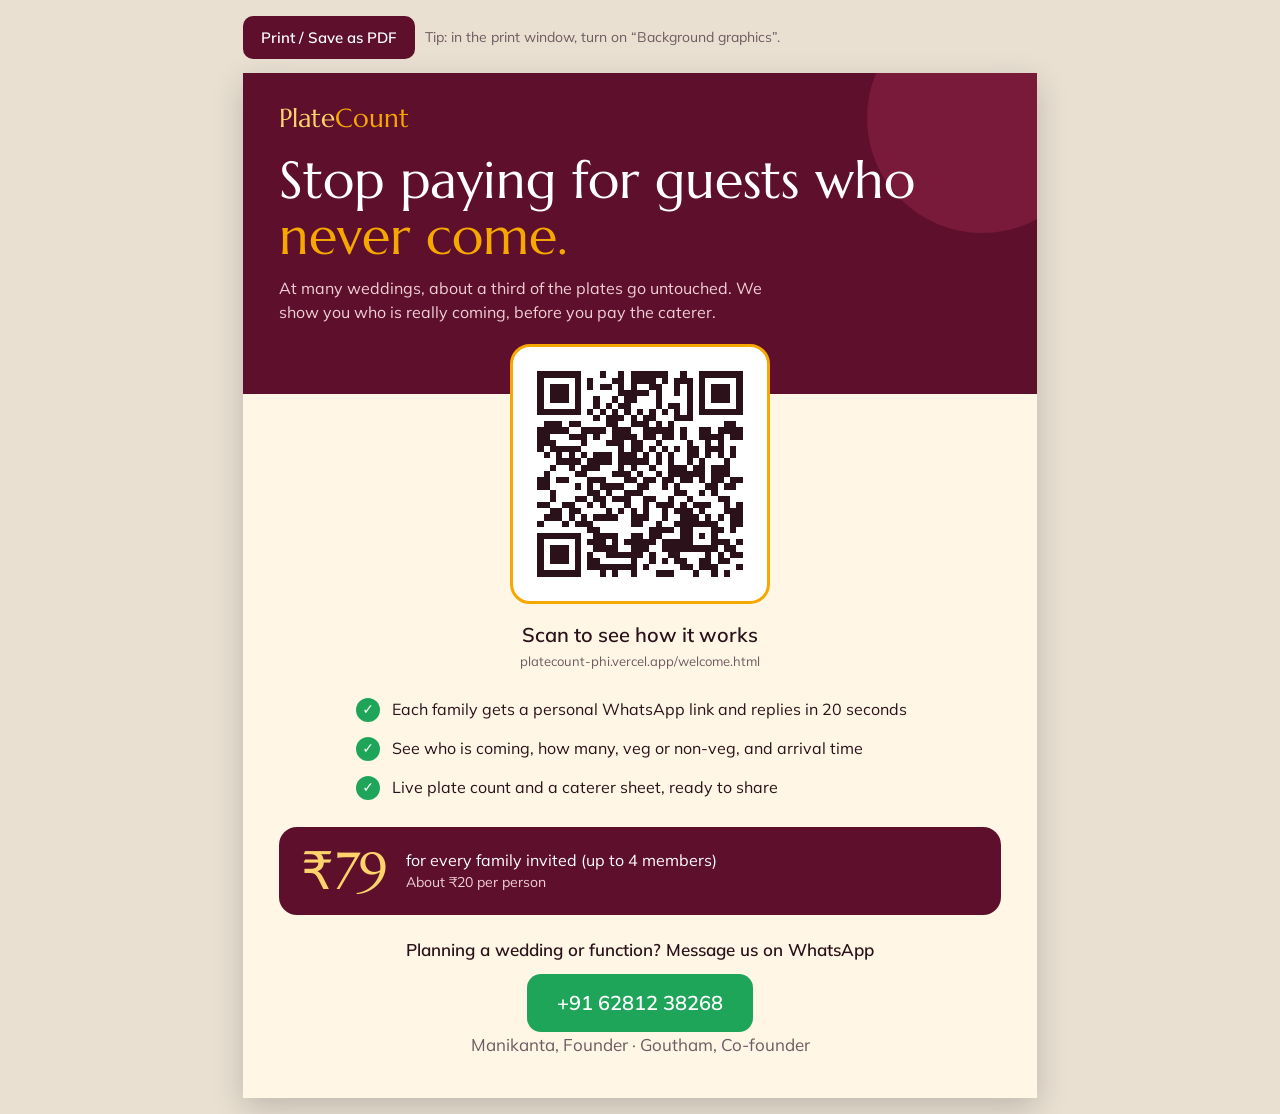
<file: flyer.html>
<!DOCTYPE html>
<html lang="en"><head><meta charset="utf-8">
<meta name="viewport" content="width=device-width,initial-scale=1">
<title>Plate Count – Flyer</title>
<link rel="preconnect" href="https://fonts.googleapis.com"><link rel="preconnect" href="https://fonts.gstatic.com" crossorigin>
<link href="https://fonts.googleapis.com/css2?family=Marcellus&family=Mulish:wght@300;400;500;600&display=swap" rel="stylesheet">
<style>
:root{--mar:#5e0f2b;--gold:#f6a800;--gold2:#ffd36b;--cream:#fff6e6;--ink:#2b1119;--mute:#6f5a60;--green:#1fa55a}
*{box-sizing:border-box}
body{margin:0;background:#e9e0d2;font-family:"Mulish",system-ui,sans-serif;font-weight:400;color:var(--ink);line-height:1.5;padding:16px}
.tools{max-width:794px;margin:0 auto 14px;display:flex;gap:10px;flex-wrap:wrap;align-items:center}
.tools button{background:var(--mar);color:#fff;border:0;border-radius:10px;padding:12px 18px;font:600 15px "Mulish",sans-serif;cursor:pointer}
.tools span{color:var(--mute);font-size:14px}
.sheet{max-width:794px;margin:0 auto;background:var(--cream);overflow:hidden;box-shadow:0 10px 30px rgba(0,0,0,.18)}
.head{background:var(--mar);color:#fff;padding:26px 36px 70px;position:relative;overflow:hidden}
.head:after{content:"";position:absolute;right:-60px;top:-70px;width:230px;height:230px;border-radius:50%;background:#7a1a3b}
.head>*{position:relative;z-index:1}
.logo{font-family:"Marcellus",Georgia,serif;font-size:26px;color:var(--gold2)}.logo i{font-style:normal;color:var(--gold)}
h1{font-family:"Marcellus",Georgia,serif;font-weight:400;font-size:clamp(34px,8vw,52px);line-height:1.08;margin:14px 0 12px}
h1 em{font-style:normal;color:var(--gold)}
.head p{margin:0;color:#f0cfd6;font-size:16px;max-width:520px}
.qr{width:min(260px,70%);margin:-50px auto 0;background:#fff;border:3px solid var(--gold);border-radius:20px;padding:12px;position:relative;z-index:2}
.qr svg{display:block;width:100%;height:auto}
.scan{text-align:center;margin:16px 0 2px;font-size:20px;font-weight:600}
.url{text-align:center;color:var(--mute);font-size:13px;margin:0 0 18px;word-break:break-all;padding:0 16px}
ul{list-style:none;padding:0 36px;margin:0 auto 20px;max-width:640px}
li{display:flex;gap:12px;align-items:flex-start;padding:7px 0;font-size:16px}
li:before{content:"✓";flex:none;width:24px;height:24px;border-radius:50%;background:var(--green);color:#fff;display:grid;place-items:center;font-size:14px;font-weight:600;margin-top:1px}
.price{background:var(--mar);color:#fff;border-radius:18px;margin:0 36px 22px;padding:18px 22px;display:flex;align-items:center;gap:18px;flex-wrap:wrap}
.price b{font-family:"Marcellus",Georgia,serif;font-weight:400;font-size:52px;line-height:1;color:var(--gold2)}
.price div{font-size:16px}.price small{display:block;color:#f0cfd6;font-size:14px}
.cta{text-align:center;padding:0 20px 28px}
.cta p{margin:0 0 12px;font-size:17px;font-weight:600}
.wa{display:inline-block;background:var(--green);color:#fff;text-decoration:none;font-weight:600;font-size:20px;padding:14px 30px;border-radius:14px}
.who{margin:14px 0 0;color:var(--mute);font-size:14px}
@page{size:A4;margin:0}
@media print{
  body{background:#fff;padding:0}.tools{display:none}
  .sheet{max-width:none;width:210mm;min-height:297mm;box-shadow:none}
  *{-webkit-print-color-adjust:exact;print-color-adjust:exact}
}
</style></head><body>
<div class="tools"><button onclick="window.print()">Print / Save as PDF</button><span>Tip: in the print window, turn on “Background graphics”.</span></div>
<div class="sheet">
  <div class="head">
    <div class="logo">Plate<i>Count</i></div>
    <h1>Stop paying for guests who <em>never come.</em></h1>
    <p>At many weddings, about a third of the plates go untouched. We show you who is really coming, before you pay the caterer.</p>
  </div>
  <div class="qr"><svg xmlns="http://www.w3.org/2000/svg" viewBox="0 0 37 37" shape-rendering="crispEdges" role="img" aria-label="QR code that opens the Plate Count page"><rect width="100%" height="100%" fill="#fff"/><path fill="#2b1119" d="M2 2h7v1h-7zM12 2h1v1h-1zM15 2h1v1h-1zM17 2h6v1h-6zM25 2h1v1h-1zM28 2h7v1h-7zM2 3h1v1h-1zM8 3h1v1h-1zM10 3h1v1h-1zM14 3h2v1h-2zM17 3h4v1h-4zM22 3h1v1h-1zM24 3h3v1h-3zM28 3h1v1h-1zM34 3h1v1h-1zM2 4h1v1h-1zM4 4h3v1h-3zM8 4h1v1h-1zM10 4h1v1h-1zM12 4h2v1h-2zM15 4h1v1h-1zM17 4h1v1h-1zM20 4h2v1h-2zM24 4h1v1h-1zM26 4h1v1h-1zM28 4h1v1h-1zM30 4h3v1h-3zM34 4h1v1h-1zM2 5h1v1h-1zM4 5h3v1h-3zM8 5h1v1h-1zM15 5h5v1h-5zM21 5h1v1h-1zM24 5h1v1h-1zM26 5h1v1h-1zM28 5h1v1h-1zM30 5h3v1h-3zM34 5h1v1h-1zM2 6h1v1h-1zM4 6h3v1h-3zM8 6h1v1h-1zM11 6h1v1h-1zM14 6h1v1h-1zM16 6h2v1h-2zM21 6h1v1h-1zM26 6h1v1h-1zM28 6h1v1h-1zM30 6h3v1h-3zM34 6h1v1h-1zM2 7h1v1h-1zM8 7h1v1h-1zM11 7h1v1h-1zM13 7h1v1h-1zM15 7h2v1h-2zM21 7h1v1h-1zM23 7h2v1h-2zM26 7h1v1h-1zM28 7h1v1h-1zM34 7h1v1h-1zM2 8h7v1h-7zM10 8h1v1h-1zM12 8h1v1h-1zM14 8h1v1h-1zM16 8h1v1h-1zM18 8h1v1h-1zM20 8h1v1h-1zM22 8h1v1h-1zM24 8h1v1h-1zM26 8h1v1h-1zM28 8h7v1h-7zM11 9h1v1h-1zM13 9h3v1h-3zM17 9h1v1h-1zM19 9h2v1h-2zM24 9h3v1h-3zM3 10h3v1h-3zM7 10h2v1h-2zM13 10h2v1h-2zM17 10h3v1h-3zM21 10h1v1h-1zM23 10h1v1h-1zM32 10h2v1h-2zM2 11h5v1h-5zM9 11h4v1h-4zM14 11h3v1h-3zM19 11h5v1h-5zM25 11h1v1h-1zM28 11h2v1h-2zM31 11h4v1h-4zM2 12h2v1h-2zM7 12h3v1h-3zM11 12h1v1h-1zM14 12h4v1h-4zM19 12h2v1h-2zM22 12h2v1h-2zM25 12h1v1h-1zM28 12h4v1h-4zM33 12h2v1h-2zM2 13h3v1h-3zM9 13h1v1h-1zM13 13h3v1h-3zM17 13h2v1h-2zM21 13h1v1h-1zM26 13h1v1h-1zM29 13h1v1h-1zM31 13h1v1h-1zM2 14h1v1h-1zM4 14h5v1h-5zM15 14h1v1h-1zM17 14h2v1h-2zM20 14h1v1h-1zM22 14h1v1h-1zM24 14h1v1h-1zM26 14h2v1h-2zM29 14h3v1h-3zM33 14h1v1h-1zM3 15h1v1h-1zM5 15h1v1h-1zM7 15h1v1h-1zM9 15h1v1h-1zM11 15h3v1h-3zM15 15h3v1h-3zM19 15h1v1h-1zM21 15h1v1h-1zM23 15h1v1h-1zM26 15h2v1h-2zM29 15h1v1h-1zM31 15h1v1h-1zM33 15h1v1h-1zM5 16h4v1h-4zM10 16h4v1h-4zM15 16h5v1h-5zM21 16h1v1h-1zM23 16h1v1h-1zM26 16h1v1h-1zM28 16h1v1h-1zM32 16h1v1h-1zM4 17h1v1h-1zM7 17h1v1h-1zM9 17h3v1h-3zM15 17h1v1h-1zM17 17h1v1h-1zM20 17h1v1h-1zM23 17h3v1h-3zM27 17h2v1h-2zM30 17h3v1h-3zM3 18h1v1h-1zM8 18h2v1h-2zM14 18h3v1h-3zM18 18h1v1h-1zM21 18h1v1h-1zM23 18h6v1h-6zM30 18h3v1h-3zM2 19h2v1h-2zM5 19h2v1h-2zM10 19h3v1h-3zM16 19h2v1h-2zM19 19h2v1h-2zM22 19h2v1h-2zM25 19h2v1h-2zM28 19h1v1h-1zM30 19h2v1h-2zM33 19h2v1h-2zM2 20h2v1h-2zM8 20h1v1h-1zM10 20h1v1h-1zM12 20h4v1h-4zM18 20h2v1h-2zM22 20h1v1h-1zM24 20h1v1h-1zM29 20h2v1h-2zM32 20h2v1h-2zM4 21h1v1h-1zM10 21h2v1h-2zM13 21h1v1h-1zM16 21h3v1h-3zM24 21h2v1h-2zM28 21h1v1h-1zM30 21h1v1h-1zM4 22h1v1h-1zM8 22h2v1h-2zM11 22h2v1h-2zM14 22h3v1h-3zM19 22h2v1h-2zM23 22h1v1h-1zM26 22h1v1h-1zM31 22h2v1h-2zM2 23h2v1h-2zM6 23h2v1h-2zM10 23h1v1h-1zM12 23h1v1h-1zM16 23h1v1h-1zM19 23h1v1h-1zM21 23h3v1h-3zM25 23h1v1h-1zM27 23h3v1h-3zM32 23h1v1h-1zM34 23h1v1h-1zM4 24h2v1h-2zM7 24h2v1h-2zM13 24h1v1h-1zM15 24h1v1h-1zM17 24h1v1h-1zM19 24h1v1h-1zM22 24h1v1h-1zM24 24h3v1h-3zM28 24h1v1h-1zM32 24h3v1h-3zM3 25h3v1h-3zM7 25h1v1h-1zM9 25h1v1h-1zM11 25h4v1h-4zM17 25h3v1h-3zM22 25h1v1h-1zM25 25h3v1h-3zM29 25h1v1h-1zM31 25h1v1h-1zM33 25h2v1h-2zM2 26h1v1h-1zM6 26h1v1h-1zM8 26h3v1h-3zM17 26h2v1h-2zM21 26h1v1h-1zM24 26h7v1h-7zM33 26h2v1h-2zM10 27h2v1h-2zM20 27h4v1h-4zM25 27h2v1h-2zM30 27h2v1h-2zM33 27h1v1h-1zM2 28h7v1h-7zM11 28h4v1h-4zM17 28h2v1h-2zM20 28h2v1h-2zM25 28h2v1h-2zM28 28h1v1h-1zM30 28h1v1h-1zM2 29h1v1h-1zM8 29h1v1h-1zM10 29h3v1h-3zM14 29h1v1h-1zM16 29h5v1h-5zM22 29h5v1h-5zM30 29h3v1h-3zM34 29h1v1h-1zM2 30h1v1h-1zM4 30h3v1h-3zM8 30h1v1h-1zM11 30h4v1h-4zM17 30h3v1h-3zM22 30h9v1h-9zM32 30h2v1h-2zM2 31h1v1h-1zM4 31h3v1h-3zM8 31h1v1h-1zM10 31h1v1h-1zM13 31h6v1h-6zM20 31h1v1h-1zM23 31h2v1h-2zM29 31h1v1h-1zM31 31h1v1h-1zM33 31h2v1h-2zM2 32h1v1h-1zM4 32h3v1h-3zM8 32h1v1h-1zM10 32h2v1h-2zM17 32h1v1h-1zM20 32h1v1h-1zM22 32h1v1h-1zM24 32h2v1h-2zM28 32h2v1h-2zM31 32h2v1h-2zM2 33h1v1h-1zM8 33h1v1h-1zM10 33h8v1h-8zM19 33h1v1h-1zM25 33h2v1h-2zM28 33h3v1h-3zM34 33h1v1h-1zM2 34h7v1h-7zM12 34h1v1h-1zM14 34h1v1h-1zM17 34h1v1h-1zM21 34h3v1h-3zM27 34h1v1h-1zM30 34h1v1h-1zM32 34h1v1h-1z"/></svg></div>
  <div class="scan">Scan to see how it works</div>
  <p class="url">platecount-phi.vercel.app/welcome.html</p>
  <ul>
    <li>Each family gets a personal WhatsApp link and replies in 20 seconds</li>
    <li>See who is coming, how many, veg or non-veg, and arrival time</li>
    <li>Live plate count and a caterer sheet, ready to share</li>
  </ul>
  <div class="price"><b>₹79</b><div>for every family invited (up to 4 members)<small>About ₹20 per person</small></div></div>
  <div class="cta">
    <p>Planning a wedding or function? Message us on WhatsApp</p>
    <a class="wa" href="https://wa.me/916281238268" target="_blank" rel="noopener">+91 62812 38268</a>
    <p class="who" style="font-weight:400">Manikanta, Founder · Goutham, Co-founder</p>
  </div>
</div>
</body></html>
</file>
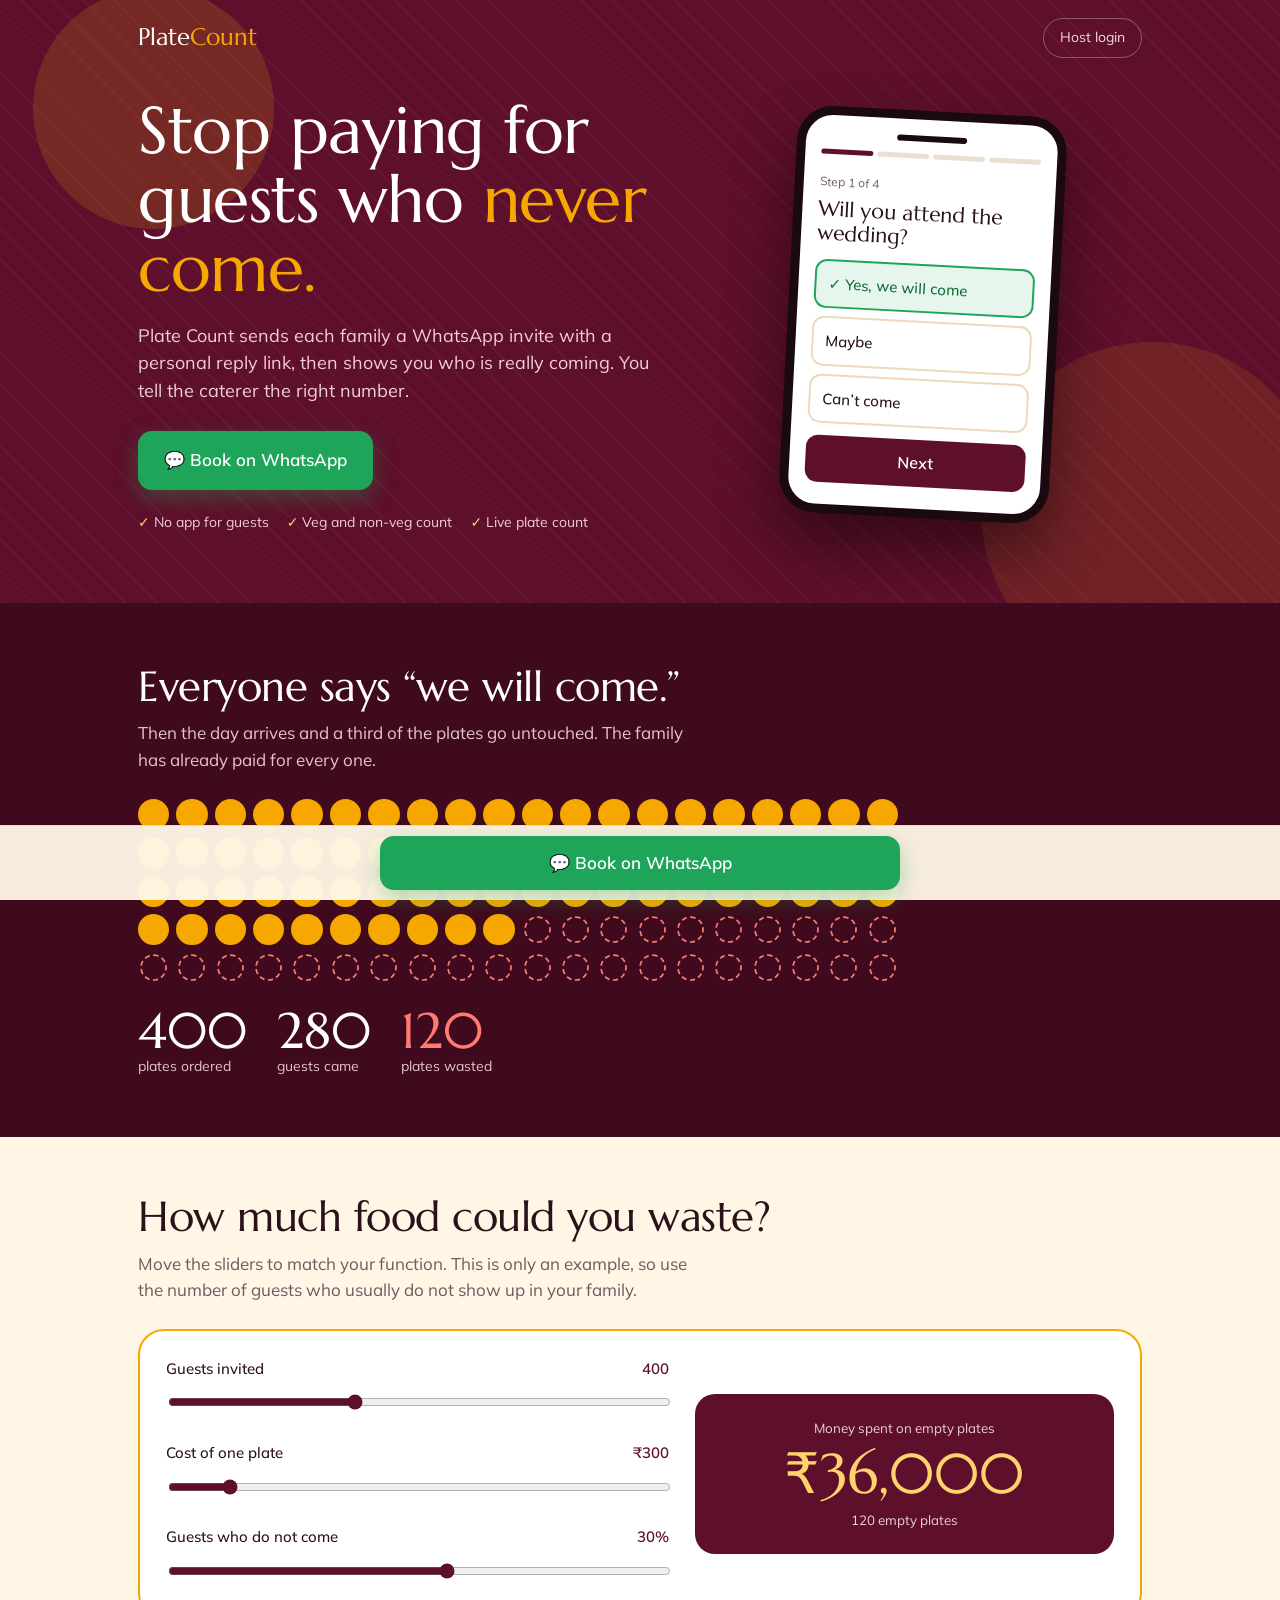
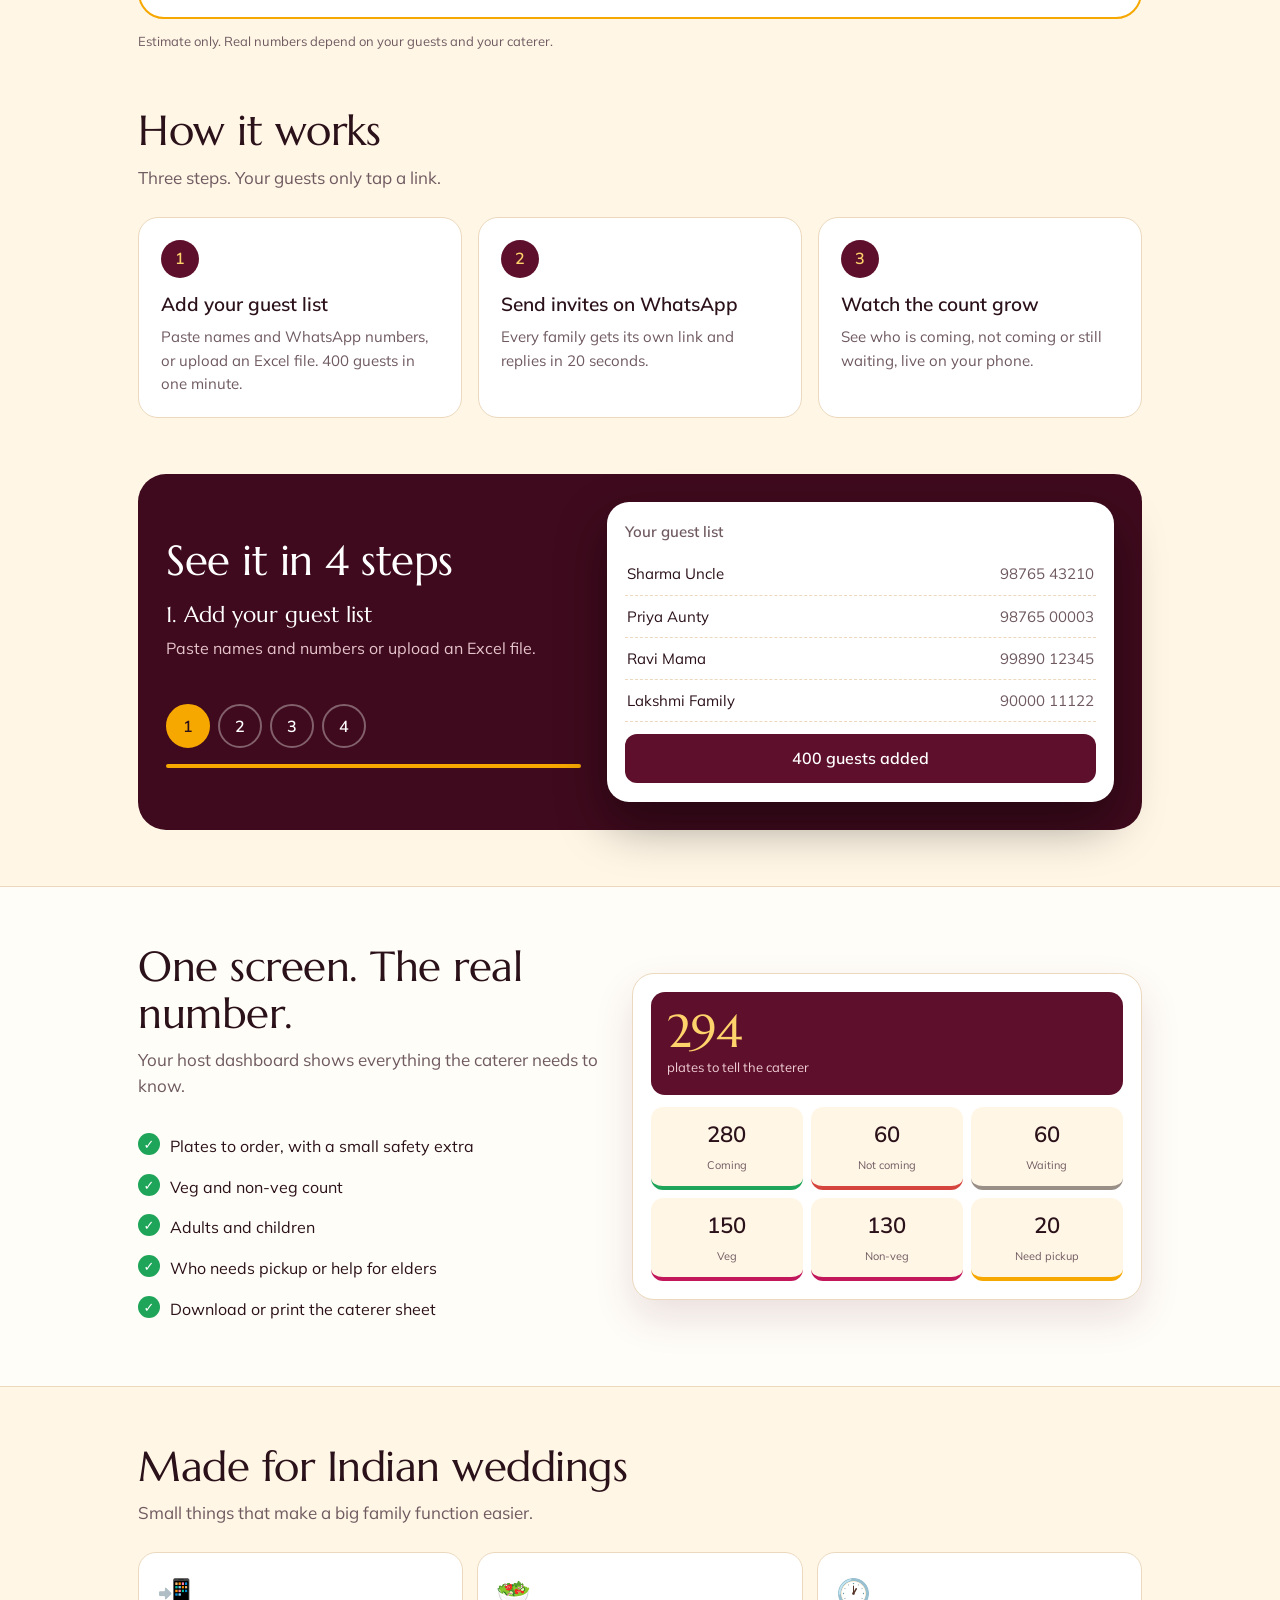
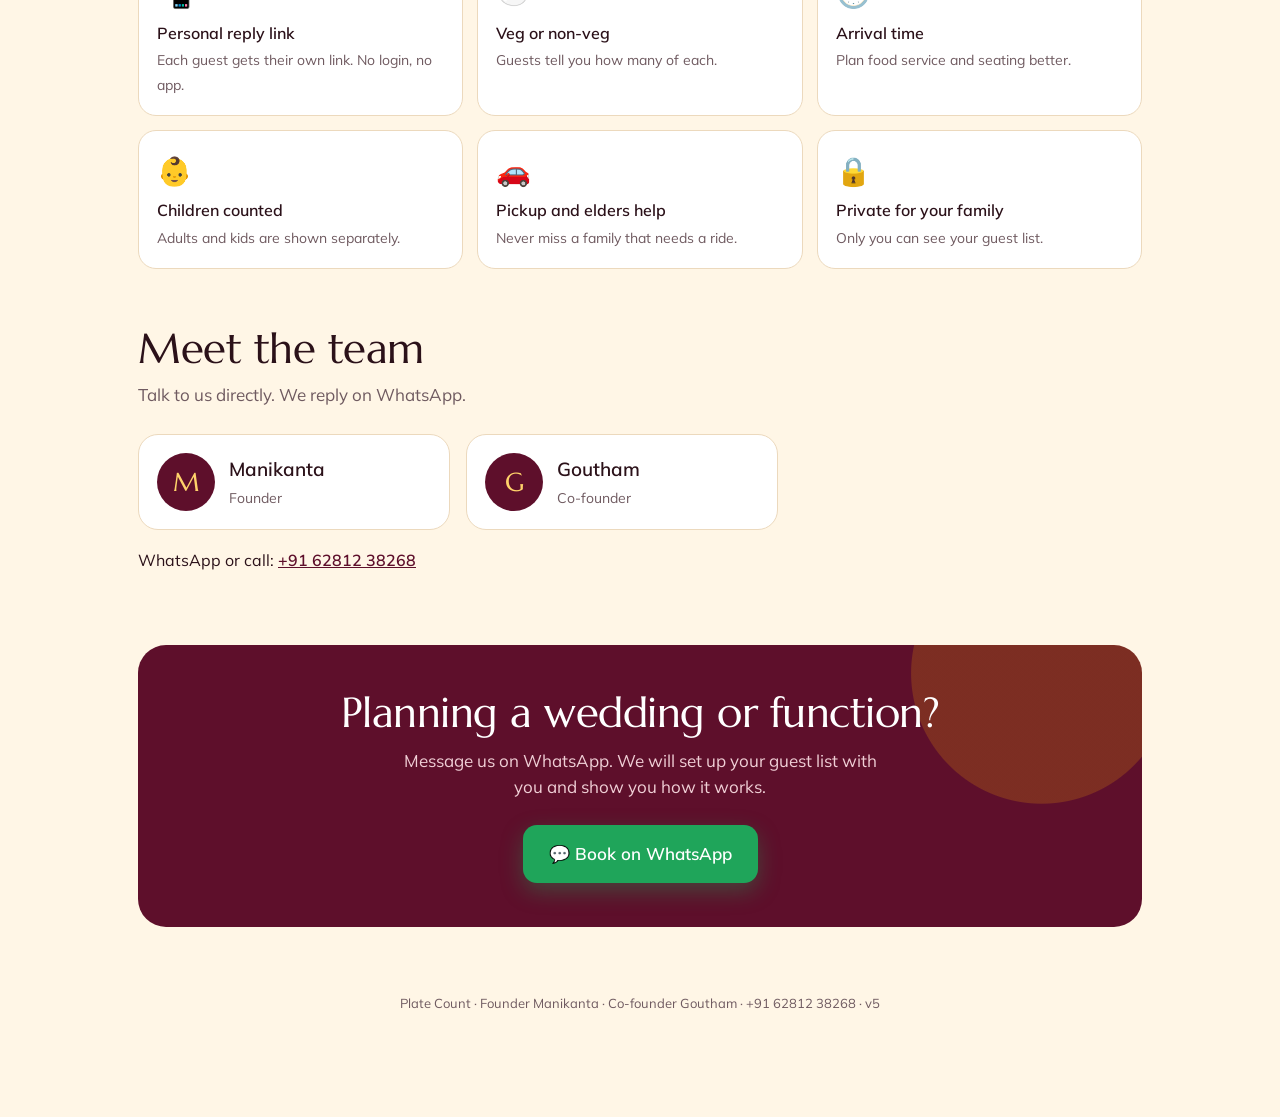
<file: welcome (1).html>
<!DOCTYPE html>
<html lang="en"><head><meta charset="utf-8">
<meta name="viewport" content="width=device-width,initial-scale=1">
<title>Plate Count – Stop paying for guests who never come</title>
<meta name="description" content="Plate Count sends WhatsApp invites with a personal reply link and shows your live guest count, veg and non-veg numbers, so you tell the caterer the right number.">
<link rel="preconnect" href="https://fonts.googleapis.com"><link rel="preconnect" href="https://fonts.gstatic.com" crossorigin>
<link href="https://fonts.googleapis.com/css2?family=Marcellus&family=Mulish:wght@300;400;500;600&display=swap" rel="stylesheet">
<style>
:root{--mar:#5e0f2b;--mar2:#3f0a1d;--gold:#f6a800;--gold2:#ffd36b;--cream:#fff6e6;--card:#ffffff;--ink:#2b1119;--mute:#6f5a60;--line:#ecd9bd;--green:#1fa55a;--red:#d6453d}
*{box-sizing:border-box}html{scroll-behavior:smooth}
body{margin:0;font-family:"Mulish",system-ui,-apple-system,Segoe UI,Roboto,sans-serif;background:var(--cream);color:var(--ink);line-height:1.55;padding-bottom:84px}
.wrap{max-width:1040px;margin:0 auto;padding:0 18px}
h1,h2{font-family:"Marcellus",Georgia,serif;margin:0;letter-spacing:-.5px}
a:focus-visible,button:focus-visible,input:focus-visible{outline:3px solid var(--gold);outline-offset:2px}

/* hero */
.hero{background:var(--mar);color:#fff;position:relative;overflow:hidden;
  background-image:radial-gradient(circle at 12% 18%,rgba(246,168,0,.16) 0 120px,transparent 121px),radial-gradient(circle at 90% 85%,rgba(246,168,0,.12) 0 170px,transparent 171px),
  repeating-linear-gradient(45deg,rgba(255,255,255,.035) 0 2px,transparent 2px 22px)}
nav{display:flex;justify-content:space-between;align-items:center;padding:18px 0}
.logo{font-family:"Marcellus",Georgia,serif;font-weight:400;font-size:24px}.logo i{font-style:normal;color:var(--gold)}
nav a{font-size:14px;color:#f3d9de;text-decoration:none;border:1px solid rgba(255,255,255,.3);padding:8px 16px;border-radius:999px}
.hgrid{display:grid;grid-template-columns:1.1fr .9fr;gap:30px;align-items:center;padding:20px 0 70px}
@media(max-width:860px){.hgrid{grid-template-columns:1fr;padding-bottom:50px}}
h1{font-size:clamp(38px,8vw,66px);line-height:1.05;font-weight:400}
h1 em{font-style:normal;color:var(--gold)}
.sub{font-size:18px;color:#f0cfd6;max-width:520px;margin:18px 0 26px}
.btn{display:inline-flex;align-items:center;justify-content:center;gap:10px;background:var(--green);color:#fff;text-decoration:none;font-weight:600;font-size:17px;padding:16px 26px;border-radius:14px;border:0;cursor:pointer;box-shadow:0 8px 22px rgba(31,165,90,.35)}
.trust{display:flex;gap:18px;flex-wrap:wrap;margin-top:22px;font-size:14px;color:#f0cfd6}.trust span:before{content:"✓ ";color:var(--gold2);font-weight:600}

/* phone */
.phone{width:270px;margin:0 auto;background:#fff;color:var(--ink);border-radius:36px;border:9px solid #1a0a10;padding:16px 16px 22px;box-shadow:0 30px 60px rgba(0,0,0,.45);transform:rotate(3deg)}
@media(max-width:860px){.phone{transform:none}}
.phone .notch{width:70px;height:6px;background:#1a0a10;border-radius:6px;margin:0 auto 12px}
.prog{display:flex;gap:4px;margin-bottom:14px}.prog span{flex:1;height:5px;border-radius:4px;background:#eadfd0}
.phone small{color:var(--mute);font-size:12px}
.phone h3{font-family:"Marcellus",Georgia,serif;font-size:21px;margin:4px 0 14px;line-height:1.15}
.opt{display:block;border:2px solid var(--line);border-radius:12px;padding:11px 12px;margin-bottom:8px;font-weight:500;font-size:15px}
.opt.on{border-color:var(--green);background:#e6f6ec;color:#146b3a}
.pg{display:none}.pg.on{display:block;animation:fin .35s ease}
.cnt{display:flex;align-items:center;justify-content:center;gap:22px;margin:6px 0 14px}.cnt b{font-family:"Marcellus",Georgia,serif;font-size:54px;line-height:1}.cnt span{width:40px;height:40px;border-radius:50%;border:2px solid var(--line);display:grid;place-items:center;font-size:22px;font-weight:600}
.prog span{transition:background .3s}.prog span.on{background:var(--mar)}
.next{background:var(--mar);color:#fff;text-align:center;border-radius:12px;padding:11px;font-weight:600;margin-top:12px}

/* sections */
section{padding:56px 0}
h2{font-size:clamp(28px,5vw,42px);line-height:1.12;font-weight:400}
.kick{color:var(--mute);margin:10px 0 26px;max-width:560px;font-size:17px}
.problem{background:var(--mar2);color:#fff;padding:60px 0}
.problem h2{color:#fff}.problem .kick{color:#e6c4cc}
.pl{display:grid;grid-template-columns:repeat(20,1fr);gap:7px;margin:8px 0 22px;max-width:760px}
.pl span{aspect-ratio:1;border-radius:50%;background:var(--gold);transition:background .35s,border-color .35s,transform .35s;border:2px solid var(--gold)}
.pl span.x{background:transparent;border:2px dashed #ff7b72;transform:scale(.86)}
.big{display:flex;gap:30px;flex-wrap:wrap}.big div{font-size:14px;color:#e6c4cc}.big b{display:block;font-family:"Marcellus",Georgia,serif;font-size:50px;color:#fff;line-height:1}.big .r b{color:#ff7b72}

/* calculator */
.calc{background:var(--card);border:2px solid var(--gold);border-radius:26px;padding:26px;display:grid;grid-template-columns:1.2fr 1fr;gap:26px;align-items:center}
@media(max-width:820px){.calc{grid-template-columns:1fr}}
.f{margin-bottom:18px}.f label{display:flex;justify-content:space-between;font-weight:500;font-size:15px;margin-bottom:6px}.f label b{color:var(--mar)}
input[type=range]{width:100%;accent-color:var(--mar);height:28px}
.res{background:var(--mar);color:#fff;border-radius:20px;padding:24px;text-align:center}
.res small{color:#f0cfd6;display:block}.res b{display:block;font-family:"Marcellus",Georgia,serif;font-size:clamp(40px,9vw,56px);color:var(--gold2);line-height:1.05;margin:6px 0}
.note{font-size:13px;color:var(--mute);margin:12px 0 0}

/* steps */
.steps{display:grid;gap:16px;grid-template-columns:repeat(3,1fr)}
@media(max-width:820px){.steps{grid-template-columns:1fr}}
.step{background:var(--card);border:1px solid var(--line);border-radius:20px;padding:22px}
.step .n{width:38px;height:38px;border-radius:50%;background:var(--mar);color:var(--gold2);font-weight:600;display:grid;place-items:center;margin-bottom:12px}
.step h3{margin:0 0 6px;font-size:19px}.step p{margin:0;color:var(--mute);font-size:15px}

/* dashboard mock */
.dm{display:grid;grid-template-columns:1fr 1.1fr;gap:30px;align-items:center}
@media(max-width:820px){.dm{grid-template-columns:1fr}}
.dash{background:var(--card);border:1px solid var(--line);border-radius:22px;padding:18px;box-shadow:0 18px 40px rgba(94,15,43,.12)}
.dash .hero2{background:var(--mar);color:#fff;border-radius:14px;padding:16px;margin-bottom:12px}
.dash .hero2 b{font-family:"Marcellus",Georgia,serif;font-size:46px;color:var(--gold2);display:block;line-height:1}
.dash .hero2 span{font-size:13px;color:#f0cfd6}
.tiles{display:grid;grid-template-columns:repeat(3,1fr);gap:8px}
.tile{background:var(--cream);border-radius:12px;padding:10px;text-align:center;border-bottom:4px solid var(--c)}
.tile b{display:block;font-size:22px}.tile span{font-size:11px;color:var(--mute)}
.ticks{list-style:none;padding:0;margin:0}.ticks li{padding:8px 0 8px 32px;position:relative;font-size:16px}
.ticks li:before{content:"✓";position:absolute;left:0;top:7px;width:22px;height:22px;border-radius:50%;background:var(--green);color:#fff;font-size:13px;display:grid;place-items:center;font-weight:600}

/* features */
.feats{display:grid;gap:14px;grid-template-columns:repeat(3,1fr)}
@media(max-width:860px){.feats{grid-template-columns:repeat(2,1fr)}}@media(max-width:560px){.feats{grid-template-columns:1fr}}
.feat{background:var(--card);border:1px solid var(--line);border-radius:18px;padding:18px}
.feat em{font-style:normal;font-size:28px;display:block;margin-bottom:6px}.feat b{display:block;margin-bottom:2px}.feat span{color:var(--mute);font-size:14px}

.final{background:var(--mar);color:#fff;border-radius:28px;padding:44px 22px;text-align:center;position:relative;overflow:hidden;
  background-image:radial-gradient(circle at 90% 10%,rgba(246,168,0,.2) 0 130px,transparent 131px)}
.final h2{color:#fff}.final p{color:#f0cfd6;max-width:480px;margin:12px auto 24px;font-size:17px}
footer{text-align:center;color:var(--mute);font-size:13px;padding:10px 0 20px}
.bar{position:fixed;left:0;right:0;bottom:0;background:rgba(255,246,230,.96);border-top:1px solid var(--line);padding:10px 14px;display:flex;justify-content:center;z-index:10}
.bar .btn{width:100%;max-width:520px;padding:14px}

/* video walkthrough */
.vid{display:grid;grid-template-columns:.9fr 1.1fr;gap:26px;align-items:center;background:var(--mar2);border-radius:28px;padding:28px;color:#fff}
@media(max-width:820px){.vid{grid-template-columns:1fr;padding:20px}}
.vid h2{color:#fff}.vid .cap{min-height:92px}.vid .cap h3{margin:14px 0 4px;font-size:22px;font-family:"Marcellus",Georgia,serif}.vid .cap p{margin:0;color:#e6c4cc;font-size:16px}
.vnav{display:flex;gap:8px;margin-top:14px}
.vnav button{width:44px;height:44px;border-radius:50%;border:2px solid rgba(255,255,255,.35);background:transparent;color:#fff;font-weight:600;font-size:16px;cursor:pointer;font-family:inherit}
.vnav button.on{background:var(--gold);border-color:var(--gold);color:#2b1119}
.vbar{height:4px;background:rgba(255,255,255,.18);border-radius:4px;margin-top:16px;overflow:hidden}.vbar i{display:block;height:100%;width:0;background:var(--gold)}
.screen{background:#fff;color:var(--ink);border-radius:22px;padding:18px;min-height:300px;position:relative;overflow:hidden;box-shadow:0 22px 50px rgba(0,0,0,.4)}
.sc{display:none;animation:fin .4s ease}.sc.on{display:block}
@keyframes fin{from{opacity:0;transform:translateY(8px)}to{opacity:1;transform:none}}
.sc h4{margin:0 0 10px;font-size:15px;color:var(--mute);font-weight:600}
.li{display:flex;justify-content:space-between;border-bottom:1px dashed var(--line);padding:9px 2px;font-size:15px;opacity:0;animation:pop .35s forwards}
.li span{color:var(--mute)}
@keyframes pop{to{opacity:1}}
.sc.on .li:nth-child(2){animation-delay:.1s}.sc.on .li:nth-child(3){animation-delay:.4s}.sc.on .li:nth-child(4){animation-delay:.7s}.sc.on .li:nth-child(5){animation-delay:1s}
.tot{margin-top:12px;background:var(--mar);color:#fff;border-radius:12px;padding:12px;text-align:center;font-weight:600;opacity:0;animation:pop .4s 1.4s forwards}
.chat{background:#e9ddc8;border-radius:14px;padding:14px}
.bub{background:#fff;border-radius:4px 14px 14px 14px;padding:12px;font-size:14px;max-width:92%;box-shadow:0 1px 2px rgba(0,0,0,.12);opacity:0;animation:pop .4s .2s forwards}
.bub u{color:#0a7bd6;word-break:break-all}.bub small{display:block;text-align:right;color:#4a9d6a;font-size:12px;margin-top:4px;opacity:0;animation:pop .3s 1.2s forwards}
.chips{display:flex;gap:8px;flex-wrap:wrap}.chip{border:2px solid var(--line);border-radius:12px;padding:10px 12px;font-weight:500;font-size:15px;opacity:0;animation:pop .3s forwards}
.chip.on{border-color:var(--green);background:#e6f6ec;color:#146b3a}
.q{margin:0 0 12px}.q b{display:block;font-size:15px;margin-bottom:6px}
.sc.on .q:nth-of-type(1) .chip{animation-delay:.1s}.sc.on .q:nth-of-type(2) .chip{animation-delay:.5s}.sc.on .q:nth-of-type(3) .chip{animation-delay:.9s}.sc.on .q:nth-of-type(4) .chip{animation-delay:1.3s}
.team{display:grid;grid-template-columns:repeat(2,1fr);gap:16px;max-width:640px}
@media(max-width:560px){.team{grid-template-columns:1fr}}
.pp{display:flex;gap:14px;align-items:center;background:var(--card);border:1px solid var(--line);border-radius:20px;padding:18px}
.av{width:58px;height:58px;border-radius:50%;background:var(--mar);color:var(--gold2);display:grid;place-items:center;font-family:"Marcellus",Georgia,serif;font-size:26px;font-weight:400;flex:none}
.pp b{display:block;font-size:19px}.pp span{color:var(--mute);font-size:14px}
.contact{margin-top:18px;font-size:16px}.contact a{color:var(--mar);font-weight:600}
@media(prefers-reduced-motion:reduce){.pl span{transition:none}.sc,.li,.tot,.bub,.chip{animation:none!important;opacity:1!important}}

/* lighter weights */
body{font-weight:400}b,strong,h3,h4{font-weight:600}
.logo,h1,h2,.phone h3,.vid .cap h3,.big b,.res b,.dash .hero2 b,.cnt b,.av{font-family:"Marcellus",Georgia,serif;font-weight:400}
.sub,.kick,.step p,.feat span,.pp span,.note{font-weight:400}
</style></head><body>

<header class="hero"><div class="wrap">
  <nav><div class="logo">Plate<i>Count</i></div><a href="/">Host login</a></nav>
  <div class="hgrid">
    <div>
      <h1>Stop paying for guests who <em>never come.</em></h1>
      <p class="sub">Plate Count sends each family a WhatsApp invite with a personal reply link, then shows you who is really coming. You tell the caterer the right number.</p>
      <a class="btn wa" href="#">💬 Book on WhatsApp</a>
      <div class="trust"><span>No app for guests</span><span>Veg and non-veg count</span><span>Live plate count</span></div>
    </div>
    <div class="phone" aria-label="Example of the guest reply page">
      <div class="notch"></div>
      <div class="prog" id="pprog"><span></span><span></span><span></span><span></span></div>
      <small id="pstep">Step 1 of 4</small>
      <div class="pg"><h3>Will you attend the wedding?</h3>
        <div class="opt on">✓ Yes, we will come</div><div class="opt">Maybe</div><div class="opt">Can’t come</div></div>
      <div class="pg"><h3>How many people are coming?</h3>
        <div class="cnt"><span>−</span><b>4</b><span>+</span></div><div class="opt on" style="text-align:center">4 people</div></div>
      <div class="pg"><h3>How many eat veg?</h3>
        <div class="opt on">✓ 3 veg</div><div class="opt">1 non-veg</div></div>
      <div class="pg"><h3>When will you arrive?</h3>
        <div class="opt">Morning</div><div class="opt">Afternoon</div><div class="opt on">✓ Evening, 6:00 PM</div></div>
      <div class="next" id="pnext">Next</div>
    </div>
  </div>
</div></header>

<div class="problem"><div class="wrap">
  <h2>Everyone says “we will come.”</h2>
  <p class="kick">Then the day arrives and a third of the plates go untouched. The family has already paid for every one.</p>
  <div class="pl" id="pl" aria-label="Example: 400 plates ordered, 280 guests came, 120 plates wasted"></div>
  <div class="big"><div><b>400</b>plates ordered</div><div><b>280</b>guests came</div><div class="r"><b>120</b>plates wasted</div></div>
</div></div>

<section><div class="wrap">
  <h2>How much food could you waste?</h2>
  <p class="kick">Move the sliders to match your function. This is only an example, so use the number of guests who usually do not show up in your family.</p>
  <div class="calc">
    <div>
      <div class="f"><label for="g">Guests invited <b id="gv"></b></label><input id="g" type="range" min="50" max="1000" step="10" value="400"></div>
      <div class="f"><label for="c">Cost of one plate <b id="cv"></b></label><input id="c" type="range" min="150" max="1500" step="25" value="300"></div>
      <div class="f" style="margin-bottom:0"><label for="n">Guests who do not come <b id="nv"></b></label><input id="n" type="range" min="5" max="50" step="1" value="30"></div>
    </div>
    <div class="res"><small>Money spent on empty plates</small><b id="out">₹0</b><small id="outp"></small></div>
  </div>
  <p class="note">Estimate only. Real numbers depend on your guests and your caterer.</p>
</div></section>

<section style="padding-top:0"><div class="wrap">
  <h2>How it works</h2>
  <p class="kick">Three steps. Your guests only tap a link.</p>
  <div class="steps">
    <div class="step"><div class="n">1</div><h3>Add your guest list</h3><p>Paste names and WhatsApp numbers, or upload an Excel file. 400 guests in one minute.</p></div>
    <div class="step"><div class="n">2</div><h3>Send invites on WhatsApp</h3><p>Every family gets its own link and replies in 20 seconds.</p></div>
    <div class="step"><div class="n">3</div><h3>Watch the count grow</h3><p>See who is coming, not coming or still waiting, live on your phone.</p></div>
  </div>
</div></section>


<section style="padding-top:0"><div class="wrap">
  <div class="vid">
    <div>
      <h2>See it in 4 steps</h2>
      <div class="cap"><h3 id="vt"></h3><p id="vp"></p></div>
      <div class="vnav" id="vnav"><button aria-label="Step 1">1</button><button aria-label="Step 2">2</button><button aria-label="Step 3">3</button><button aria-label="Step 4">4</button></div>
      <div class="vbar"><i id="vb"></i></div>
    </div>
    <div class="screen" id="vs" aria-live="polite">
      <div class="sc"><h4>Your guest list</h4>
        <div class="li">Sharma Uncle<span>98765 43210</span></div><div class="li">Priya Aunty<span>98765 00003</span></div><div class="li">Ravi Mama<span>99890 12345</span></div><div class="li">Lakshmi Family<span>90000 11122</span></div>
        <div class="tot">400 guests added</div></div>
      <div class="sc"><h4>WhatsApp</h4>
        <div class="chat"><div class="bub">Namaste Sharma Uncle! You are invited to Anjali weds Rohan. Please tap the link to reply (20 seconds).<br><u>platecount-phi.vercel.app/r.html?t=k3x9a2</u><small>✓✓ Sent</small></div></div></div>
      <div class="sc"><h4>Guest replies</h4>
        <div class="q"><b>Coming?</b><div class="chips"><span class="chip on">Yes</span></div></div>
        <div class="q"><b>How many people?</b><div class="chips"><span class="chip on">4</span></div></div>
        <div class="q"><b>Veg or non-veg?</b><div class="chips"><span class="chip on">3 veg</span><span class="chip">1 non-veg</span></div></div>
        <div class="q"><b>Arrival time</b><div class="chips"><span class="chip on">6:00 PM</span></div></div></div>
      <div class="sc"><h4>Your live count</h4>
        <div class="dash" style="box-shadow:none;border:0;padding:0"><div class="hero2"><b>294</b><span>plates to tell the caterer</span></div>
        <div class="tiles"><div class="tile" style="--c:#1fa55a"><b>280</b><span>Coming</span></div><div class="tile" style="--c:#c2185b"><b>150</b><span>Veg</span></div><div class="tile" style="--c:#c2185b"><b>130</b><span>Non-veg</span></div></div></div></div>
    </div>
  </div>
</div></section>

<section style="background:#fffdf8;border-top:1px solid var(--line);border-bottom:1px solid var(--line)"><div class="wrap dm">
  <div>
    <h2>One screen. The real number.</h2>
    <p class="kick">Your host dashboard shows everything the caterer needs to know.</p>
    <ul class="ticks"><li>Plates to order, with a small safety extra</li><li>Veg and non-veg count</li><li>Adults and children</li><li>Who needs pickup or help for elders</li><li>Download or print the caterer sheet</li></ul>
  </div>
  <div class="dash" aria-label="Example host dashboard">
    <div class="hero2"><b>294</b><span>plates to tell the caterer</span></div>
    <div class="tiles">
      <div class="tile" style="--c:#1fa55a"><b>280</b><span>Coming</span></div>
      <div class="tile" style="--c:#d6453d"><b>60</b><span>Not coming</span></div>
      <div class="tile" style="--c:#9a8f86"><b>60</b><span>Waiting</span></div>
      <div class="tile" style="--c:#c2185b"><b>150</b><span>Veg</span></div>
      <div class="tile" style="--c:#c2185b"><b>130</b><span>Non-veg</span></div>
      <div class="tile" style="--c:#f6a800"><b>20</b><span>Need pickup</span></div>
    </div>
  </div>
</div></section>

<section><div class="wrap">
  <h2>Made for Indian weddings</h2>
  <p class="kick">Small things that make a big family function easier.</p>
  <div class="feats">
    <div class="feat"><em>📲</em><b>Personal reply link</b><span>Each guest gets their own link. No login, no app.</span></div>
    <div class="feat"><em>🥗</em><b>Veg or non-veg</b><span>Guests tell you how many of each.</span></div>
    <div class="feat"><em>🕐</em><b>Arrival time</b><span>Plan food service and seating better.</span></div>
    <div class="feat"><em>👶</em><b>Children counted</b><span>Adults and kids are shown separately.</span></div>
    <div class="feat"><em>🚗</em><b>Pickup and elders help</b><span>Never miss a family that needs a ride.</span></div>
    <div class="feat"><em>🔒</em><b>Private for your family</b><span>Only you can see your guest list.</span></div>
  </div>
</div></section>


<section style="padding-top:0"><div class="wrap">
  <h2>Meet the team</h2>
  <p class="kick">Talk to us directly. We reply on WhatsApp.</p>
  <div class="team">
    <div class="pp"><div class="av">M</div><div><b>Manikanta</b><span>Founder</span></div></div>
    <div class="pp"><div class="av">G</div><div><b>Goutham</b><span>Co-founder</span></div></div>
  </div>
  <p class="contact">WhatsApp or call: <a href="https://wa.me/916281238268" target="_blank" rel="noopener">+91 62812 38268</a></p>
</div></section>

<section style="padding-top:0"><div class="wrap">
  <div class="final">
    <h2>Planning a wedding or function?</h2>
    <p>Message us on WhatsApp. We will set up your guest list with you and show you how it works.</p>
    <a class="btn wa" href="#">💬 Book on WhatsApp</a>
  </div>
</div></section>

<footer>Plate Count · Founder Manikanta · Co-founder Goutham · +91 62812 38268 · v5</footer>
<div class="bar"><a class="btn wa" href="#">💬 Book on WhatsApp</a></div>

<script>
// WhatsApp number: country code + number, no + and no spaces
const WA_NUMBER = "916281238268";
const WA_TEXT = "Namaste! I want to book Plate Count for my wedding.\nWedding date: \nApprox. guests: ";
document.querySelectorAll("a.wa").forEach(a=>{
  a.href="https://wa.me/"+WA_NUMBER+"?text="+encodeURIComponent(WA_TEXT);a.target="_blank";a.rel="noopener";
});

/* plates: 100 circles = 400 plates. 70 stay gold (came), 30 turn empty (wasted) when scrolled into view */
const pl=document.getElementById("pl");
for(let i=0;i<100;i++)pl.appendChild(document.createElement("span"));
const reduce=window.matchMedia("(prefers-reduced-motion: reduce)").matches;
let played=false;
function play(){
  if(played)return;played=true;
  const dots=[...pl.children].slice(70);
  dots.forEach((d,i)=>setTimeout(()=>d.classList.add("x"),reduce?0:i*45));
}
if("IntersectionObserver" in window){
  new IntersectionObserver((e,o)=>{if(e[0].isIntersecting){play();o.disconnect();}},{threshold:.5}).observe(pl);
}else play();

/* calculator */
const $=id=>document.getElementById(id);
const inr=n=>"₹"+Math.round(n).toLocaleString("en-IN");
function calc(){
  const g=+$("g").value,c=+$("c").value,n=+$("n").value;
  const empty=Math.round(g*n/100);
  $("gv").textContent=g.toLocaleString("en-IN");
  $("cv").textContent=inr(c);
  $("nv").textContent=n+"%";
  $("out").textContent=inr(empty*c);
  $("outp").textContent=empty.toLocaleString("en-IN")+" empty plates";
}
["g","c","n"].forEach(id=>$(id).addEventListener("input",calc));calc();

/* 4-step walkthrough */
const STEPS=[["1. Add your guest list","Paste names and numbers or upload an Excel file."],["2. Send invites on WhatsApp","Each family gets a personal link."],["3. Guests reply in 20 seconds","Coming, how many, veg or non-veg, arrival time."],["4. See the live count","Plates, veg and non-veg, ready for the caterer."]];
const scs=[...document.querySelectorAll("#vs .sc")],vbtn=[...document.querySelectorAll("#vnav button")];
let vi=0,timer=null;const SEC=3;
function show(i){
  vi=i;scs.forEach((e,k)=>e.classList.toggle("on",k===i));vbtn.forEach((b,k)=>b.classList.toggle("on",k===i));
  $("vt").textContent=STEPS[i][0];$("vp").textContent=STEPS[i][1];
  const bar=$("vb");bar.style.transition="none";bar.style.width="0";void bar.offsetWidth;
  bar.style.transition="width "+SEC+"s linear";bar.style.width="100%";
  clearInterval(timer);timer=setInterval(()=>show((vi+1)%4),SEC*1000);
}
vbtn.forEach((b,k)=>b.onclick=()=>show(k));
show(0);

/* hero phone: pages 1 to 4, every 3 seconds */
const pgs=[...document.querySelectorAll(".phone .pg")],segs=[...document.querySelectorAll("#pprog span")];
let pi=0;
function showPage(i){
  pi=i;pgs.forEach((e,k)=>e.classList.toggle("on",k===i));segs.forEach((e,k)=>e.classList.toggle("on",k<=i));
  $("pstep").textContent="Step "+(i+1)+" of 4";$("pnext").textContent=i===3?"Send my reply":"Next";
}
showPage(0);setInterval(()=>showPage((pi+1)%4),3000);
</script>
</body></html>
</file>
